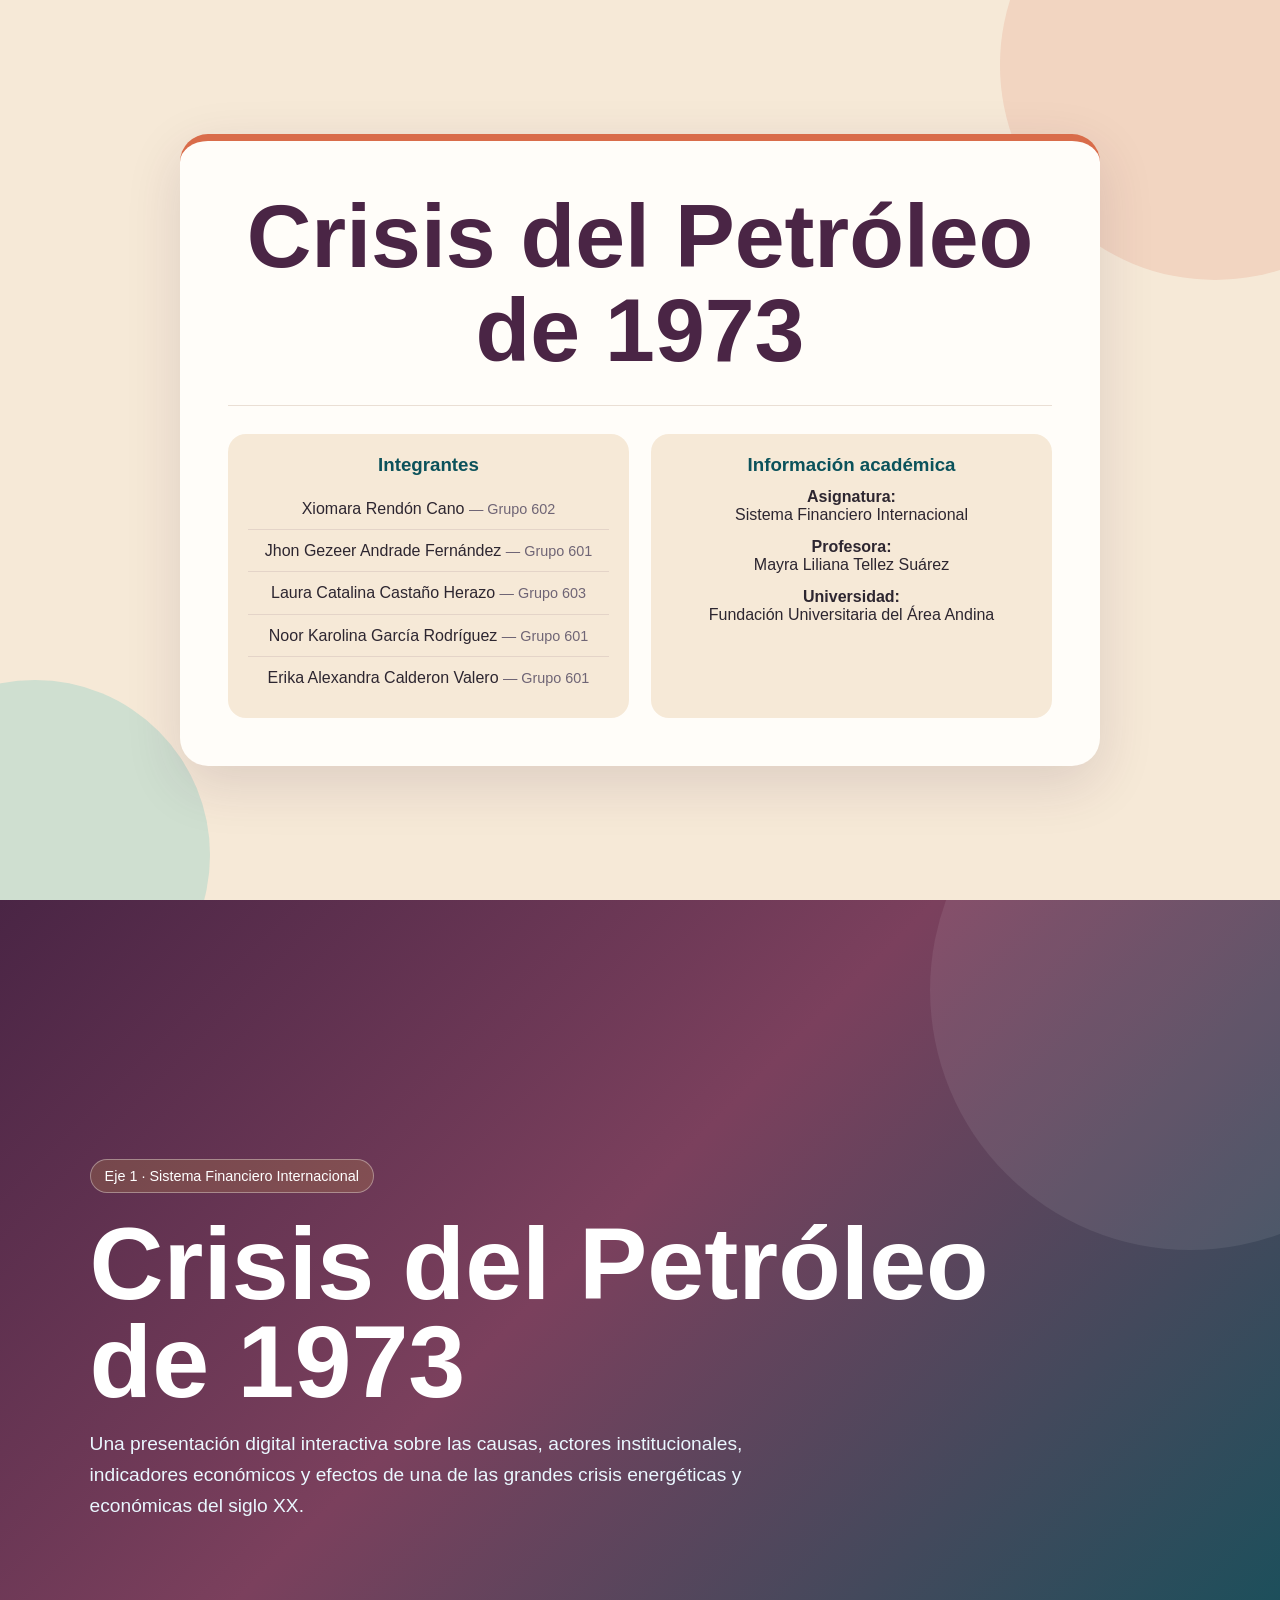
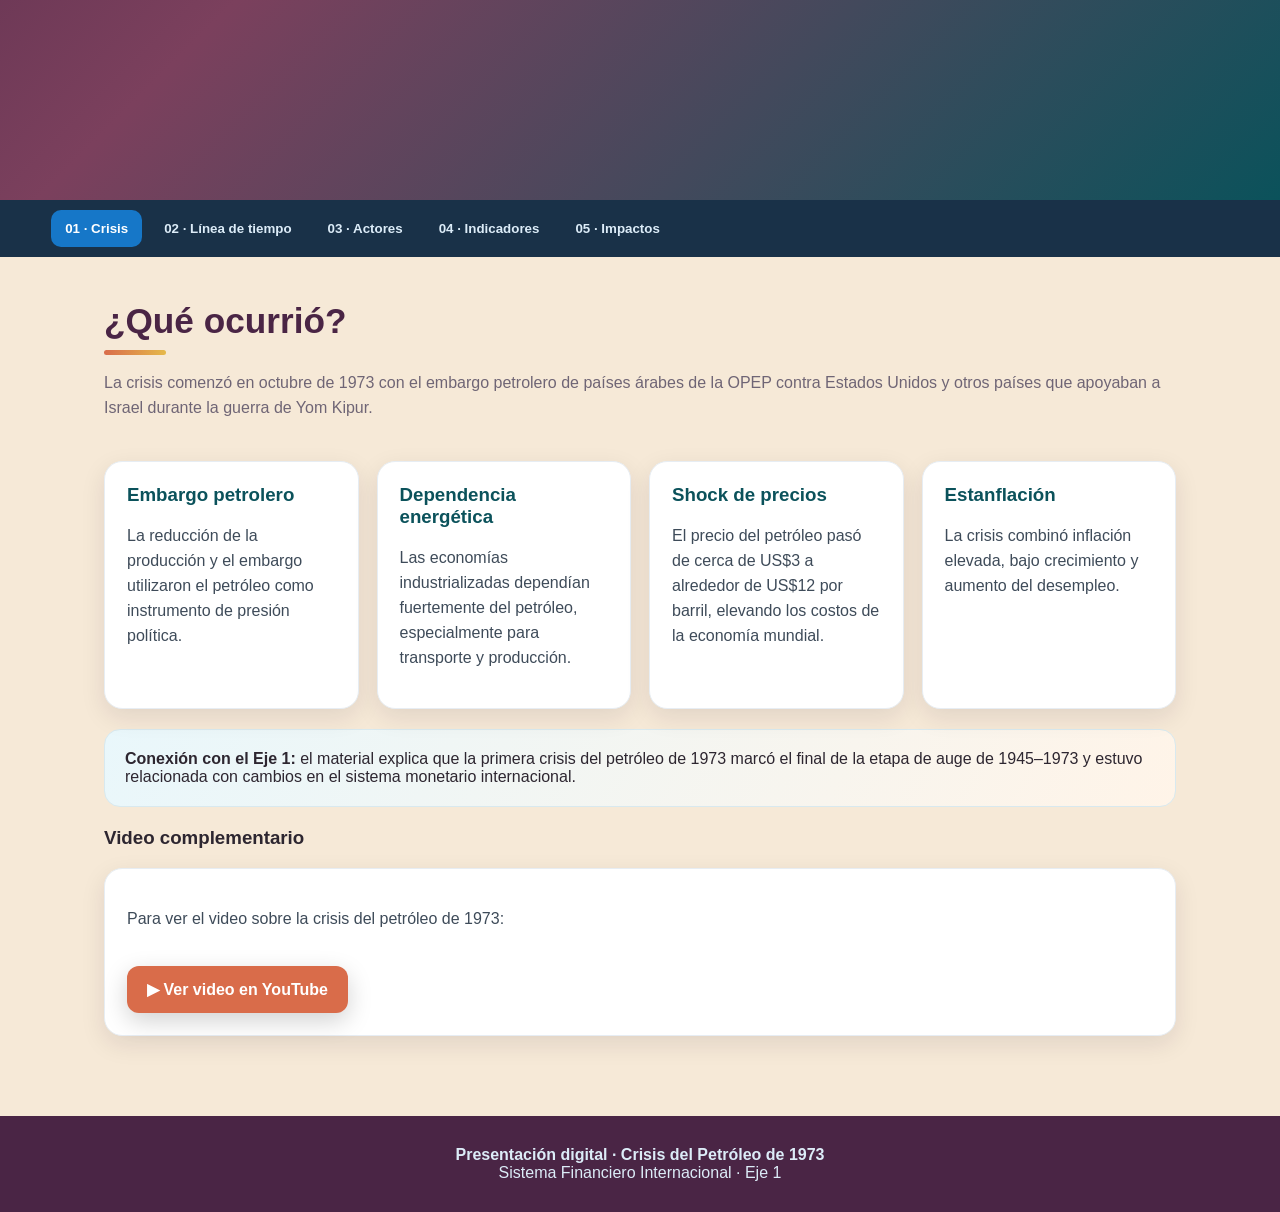
<file: front/index.html>
<!DOCTYPE html>
<html lang="es">
<head>
<meta charset="UTF-8">
<meta name="viewport" content="width=device-width, initial-scale=1.0, viewport-fit=cover">
<title>Crisis del Petróleo de 1973 | Sistema Financiero Internacional</title>
<style>
:root{
  --navy:#4A2545; --blue:#0B525B; --cyan:#06A6A6; --orange:#D96C4A;
  --cream:#F6E9D7; --ink:#2D2630; --muted:#6F6575; --white:#FFFDF9;
  --mustard:#E5B94B; --sand:#D9B77A;
}
*{box-sizing:border-box}
html{scroll-behavior:smooth;overflow-x:hidden}
body{margin:0;font-family:Inter,Segoe UI,Arial,sans-serif;background:var(--cream);color:var(--ink);overflow-x:hidden;max-width:100%}
img,iframe,video{max-width:100%}

.cover{
  min-height:100svh;
  background:var(--cream);
  display:flex;
  align-items:center;
  justify-content:center;
  padding:clamp(24px,5vw,55px) clamp(16px,5vw,7%);
  position:relative;
  overflow:hidden;
}
.cover:before,.cover:after{content:"";position:absolute;border-radius:50%;opacity:.16;pointer-events:none}
.cover:before{width:min(430px,80vw);height:min(430px,80vw);background:var(--orange);right:-150px;top:-150px}
.cover:after{width:min(350px,70vw);height:min(350px,70vw);background:var(--cyan);left:-140px;bottom:-130px}
.cover-box{
  width:min(920px,100%);
  background:var(--white);
  border-radius:clamp(18px,3vw,28px);
  padding:clamp(22px,4.5vw,48px);
  box-shadow:0 18px 55px rgba(74,37,69,.14);
  border-top:7px solid var(--orange);
  position:relative;
  z-index:1;
  text-align:center;
}
.cover-title{
  font-size:clamp(2.6rem,8.5vw,5.6rem);
  line-height:1.05;
  color:var(--navy);
  margin:0 0 8px;
  font-weight:900;
  overflow-wrap:anywhere;
}
.cover-divider{height:1px;background:#eadfd5;margin:clamp(18px,3vw,28px) 0}
.cover-info{
  display:grid;
  grid-template-columns:repeat(2,minmax(0,1fr));
  gap:22px;
  text-align:center;
}
.cover-block{width:100%;background:var(--cream);border-radius:18px;padding:clamp(16px,3vw,20px);text-align:center;min-width:0}
.cover-block h3{margin:0 0 12px;color:var(--blue)}
.cover-block p{margin:0 0 14px}
.cover-block p:last-child{margin-bottom:0}
.members{list-style:none;padding:0;margin:0;text-align:center}
.members li{padding:9px 0;border-bottom:1px solid rgba(74,37,69,.10);line-height:1.45;overflow-wrap:anywhere}
.members li:last-child{border-bottom:0}
.empty-name{color:#9a8e98;font-style:italic}

.hero{
  min-height:100svh;
  background:linear-gradient(135deg,#4A2545 0%,#7B405D 43%,#0B525B 100%);
  color:white;
  display:flex;
  align-items:center;
  padding:clamp(40px,8vw,60px) clamp(18px,7%,7%);
  position:relative;
  overflow:hidden;
}
.hero:after{content:"";position:absolute;width:min(520px,90vw);height:min(520px,90vw);border-radius:50%;right:-170px;top:-170px;background:rgba(255,255,255,.08)}
.hero-content{max-width:900px;position:relative;z-index:1;width:100%}
.badge{display:inline-block;padding:8px 14px;border:1px solid rgba(255,255,255,.35);border-radius:999px;background:rgba(229,185,75,.18);font-size:clamp(.78rem,2.4vw,.9rem)}
.hero h1{font-size:clamp(2.8rem,8vw,6.4rem);line-height:.95;margin:22px 0 18px;overflow-wrap:anywhere}
.hero p{font-size:clamp(1rem,2.6vw,1.2rem);line-height:1.6;max-width:750px;color:#eaf7ff}
.cta{display:inline-block;margin-top:18px;background:var(--orange);color:white;text-decoration:none;padding:14px 20px;border-radius:12px;font-weight:700;box-shadow:0 8px 25px rgba(0,0,0,.18)}

nav{
  position:sticky;top:0;z-index:20;
  background:rgba(16,42,67,.96);
  padding:10px 4%;
  display:flex;gap:8px;
  overflow-x:auto;overflow-y:hidden;
  -webkit-overflow-scrolling:touch;
  scrollbar-width:thin;
}
nav button{border:0;background:transparent;color:#dcecf8;padding:11px 14px;border-radius:10px;cursor:pointer;white-space:nowrap;font-weight:700;flex:0 0 auto}
nav::-webkit-scrollbar{height:6px}
nav::-webkit-scrollbar-thumb{background:#4c7698;border-radius:20px}
nav button:hover,nav button.active{background:#1677c8;color:#fff}

main{max-width:1200px;margin:auto;padding:34px 5% 80px;width:100%}
.slide{display:none;animation:fade .35s ease}
.slide.active{display:block}
@keyframes fade{from{opacity:0;transform:translateY(8px)}to{opacity:1;transform:none}}
.section-head{display:flex;justify-content:space-between;gap:20px;align-items:end;margin:10px 0 24px}
h2{font-size:clamp(1.55rem,4.5vw,2.2rem);margin:0;color:var(--navy);position:relative}
h2:after{content:"";display:block;width:62px;height:5px;border-radius:5px;background:linear-gradient(90deg,var(--orange),var(--mustard));margin-top:9px}
.subtitle{color:var(--muted);line-height:1.55}
.grid{display:grid;grid-template-columns:repeat(auto-fit,minmax(min(240px,100%),1fr));gap:18px}
.card{background:white;border-radius:18px;padding:clamp(16px,3vw,22px);box-shadow:0 8px 25px rgba(36,17,47,.10);border:1px solid #e7edf3;min-width:0}
.card h3{margin-top:0;color:var(--blue)}
.card p,.card li{line-height:1.55;color:#3e4b59}
.timeline{display:grid;gap:12px;margin-top:22px}
.event{display:grid;grid-template-columns:minmax(110px,120px) minmax(0,1fr);gap:18px;align-items:start}
.year{font-weight:800;color:var(--orange);font-size:1.15rem;overflow-wrap:anywhere}
.event-body{background:white;padding:17px 20px;border-radius:14px;border-left:5px solid var(--orange);box-shadow:0 5px 18px rgba(16,42,67,.07);min-width:0}
.stat{font-size:clamp(1.5rem,4vw,2rem);font-weight:900;color:var(--navy);margin:4px 0}
.small{font-size:.9rem;color:var(--muted)}
.role{cursor:pointer}
.role:hover{transform:translateY(-2px);transition:.2s}
.chart{height:280px;display:flex;align-items:end;gap:18px;padding:20px;background:white;border-radius:18px;margin-top:18px}
.bar-wrap{flex:1;text-align:center;min-width:0}
.bar{background:linear-gradient(180deg,var(--orange),#f6b15c);border-radius:9px 9px 3px 3px;min-height:12px}
.bar-label{font-size:.8rem;color:var(--muted);margin-top:7px}
.callout{padding:clamp(14px,3vw,20px);border-radius:16px;background:linear-gradient(120deg,#e9f7fb,#fff4e8);border:1px solid #d8e9ef;margin:20px 0;overflow-wrap:anywhere}
.refs{font-size:.92rem;line-height:1.7}
.refs a{color:var(--blue);word-break:break-word}
.refs a:hover{color:var(--orange)}
footer{background:var(--navy);color:#dcecf8;padding:30px 7%;text-align:center}

@media (max-width:900px){
  .cover-info{grid-template-columns:1fr}
  .hero:after{right:-220px;top:-220px}
}

@media (max-width:650px){
  .event{grid-template-columns:1fr;gap:5px}
  .section-head{display:block}
  main{padding:25px 4% 60px}
  .grid{grid-template-columns:1fr}
  nav{padding:9px 10px}
  nav button{font-size:.82rem;padding:10px 12px}
  .chart{height:220px;gap:12px;padding:16px}
  .cover-box{border-radius:22px}
  .members li{padding:11px 0}
}

@media (max-width:420px){
  .cover-title{font-size:clamp(2.1rem,12vw,3.2rem)}
  .hero h1{font-size:clamp(2.15rem,12vw,3.4rem)}
  .cta{width:100%;text-align:center}
  .chart{height:190px}
}

.table-wrap{overflow-x:auto;margin:18px 0}
.data-table{width:100%;border-collapse:collapse;background:white;border-radius:14px;overflow:hidden;box-shadow:0 5px 18px rgba(16,42,67,.07)}
.data-table th,.data-table td{padding:12px 14px;border-bottom:1px solid #e7edf3;text-align:left;line-height:1.45}
.data-table th{background:#eef7f8;color:var(--blue);font-weight:800}
.data-table tr:last-child td{border-bottom:0}
.analysis{border-left:5px solid var(--cyan);background:#f4fbfb}
.subhead{margin:28px 0 10px;color:var(--navy);font-size:1.35rem}
.country-list{columns:2;column-gap:30px}
.country-list li{break-inside:avoid;margin-bottom:8px}
@media(max-width:650px){.country-list{columns:1}.data-table{font-size:.92rem}.data-table th,.data-table td{padding:10px}}

</style>
</head>
<body>

<section class="cover" id="portada">
  <div class="cover-box">
    <h1 class="cover-title">Crisis del Petróleo de 1973</h1>
    <div class="cover-divider"></div>

    <div class="cover-info">
      <div class="cover-block">
        <h3>Integrantes</h3>
        <ol class="members">
          <li>Xiomara Rendón Cano <span class="small">— Grupo 602</span></li>
          <li>Jhon Gezeer Andrade Fernández <span class="small">— Grupo 601</span></li>
          <li>Laura Catalina Castaño Herazo <span class="small">— Grupo 603</span></li>
          <li>Noor Karolina García Rodríguez <span class="small">— Grupo 601</span></li>
          <li>Erika Alexandra Calderon Valero <span class="small">— Grupo 601</span></li>
        </ol>
      </div>

      <div class="cover-block">
        <h3>Información académica</h3>
        <p><strong>Asignatura:</strong><br>Sistema Financiero Internacional</p>
        <p><strong>Profesora:</strong><br>Mayra Liliana Tellez Suárez</p>
        <p><strong>Universidad:</strong><br>Fundación Universitaria del Área Andina</p>
      </div>
    </div>
  </div>
</section>

<header class="hero">
  <div class="hero-content">
    <span class="badge">Eje 1 · Sistema Financiero Internacional</span>
    <h1>Crisis del Petróleo de 1973</h1>
    <p>Una presentación digital interactiva sobre las causas, actores institucionales, indicadores económicos y efectos de una de las grandes crisis energéticas y económicas del siglo XX.</p>
  </div>
</header>

<nav id="presentacion" aria-label="Temas principales">
  <button class="active" onclick="go(0)">01 · Crisis</button>
  <button onclick="go(1)">02 · Línea de tiempo</button>
  <button onclick="go(2)">03 · Actores</button>
  <button onclick="go(3)">04 · Indicadores</button>
  <button onclick="go(4)">05 · Impactos</button>
</nav>

<main>
<section class="slide active">
  <div class="section-head">
    <div>
      <h2>¿Qué ocurrió?</h2>
      <p class="subtitle">La crisis comenzó en octubre de 1973 con el embargo petrolero de países árabes de la OPEP contra Estados Unidos y otros países que apoyaban a Israel durante la guerra de Yom Kipur.</p>
    </div>
  </div>
  <div class="grid">
    <article class="card"><h3>Embargo petrolero</h3><p>La reducción de la producción y el embargo utilizaron el petróleo como instrumento de presión política.</p></article>
    <article class="card"><h3>Dependencia energética</h3><p>Las economías industrializadas dependían fuertemente del petróleo, especialmente para transporte y producción.</p></article>
    <article class="card"><h3>Shock de precios</h3><p>El precio del petróleo pasó de cerca de US$3 a alrededor de US$12 por barril, elevando los costos de la economía mundial.</p></article>
    <article class="card"><h3>Estanflación</h3><p>La crisis combinó inflación elevada, bajo crecimiento y aumento del desempleo.</p></article>
  </div>
  <div class="callout"><strong>Conexión con el Eje 1:</strong> el material explica que la primera crisis del petróleo de 1973 marcó el final de la etapa de auge de 1945–1973 y estuvo relacionada con cambios en el sistema monetario internacional.</div>
  <h3>Video complementario</h3>
  <div class="card">
    <p>Para ver el video sobre la crisis del petróleo de 1973:</p>
    <a class="cta" href="https://youtube.com/watch?v=z-ASHIg4eeE&si=Q_LQ3jYgSeDavBgZ" target="_blank" rel="noopener noreferrer">▶ Ver video en YouTube</a>
  </div>
</section>

<section class="slide">
  <div class="section-head">
    <div>
      <h2>Línea de tiempo</h2>
      <p class="subtitle">Causas → shock energético → transmisión económica → cambios institucionales.</p>
    </div>
  </div>
  <div class="timeline">
    <div class="event"><div class="year">1945–finales 60</div><div class="event-body"><b>Dependencia creciente</b><br>Occidente y Japón aumentan fuertemente su consumo de petróleo. En EE. UU. el consumo llegó a duplicarse entre 1945 y 1974.</div></div>
    <div class="event"><div class="year">15 ago. 1971</div><div class="event-body"><b>Fin del patrón oro</b><br>Estados Unidos abandona la convertibilidad del dólar en oro, poniendo fin al sistema de Bretton Woods.</div></div>
    <div class="event"><div class="year">1973</div><div class="event-body"><b>Guerra de Yom Kipur y embargo</b><br>Países árabes productores utilizan el petróleo como instrumento de presión política.</div></div>
    <div class="event"><div class="year">Sep. 1973–ene. 1974</div><div class="event-body"><b>Explosión del precio</b><br>El precio del petróleo aumenta aproximadamente tres veces en ese periodo; el precio pasó de cerca de US$3 a US$12 por barril.</div></div>
    <div class="event"><div class="year">1974–1975</div><div class="event-body"><b>Recesión internacional</b><br>La producción y el consumo se debilitan, mientras la inflación permanece elevada.</div></div>
    <div class="event"><div class="year">1974 en adelante</div><div class="event-body"><b>Nueva cooperación energética</b><br>Se crea la Agencia Internacional de Energía para coordinar políticas energéticas de los países consumidores y reducir la dependencia petrolera.</div></div>
  </div>
</section>

<section class="slide">
  <div class="section-head"><div>
    <h2>Actores e instituciones</h2>
    <p class="subtitle">Haz clic en cada tarjeta para ampliar el rol y consulta los principales países involucrados.</p>
  </div></div>
  <div class="grid">
    <article class="card role" onclick="alert('OPEP: organización clave. Sus miembros redujeron la producción y elevaron el precio del petróleo como medida de presión política.')"><h3>OPEP</h3><p>Actor central del mercado petrolero.</p></article>
    <article class="card role" onclick="alert('OAPEC y países árabes: desempeñaron un papel central en el embargo contra Estados Unidos y otros países que apoyaban a Israel.')"><h3>OAPEC</h3><p>Embargo petrolero y presión política.</p></article>
    <article class="card role" onclick="alert('Estados Unidos: uno de los principales países afectados. Enfrentó escasez de combustible, filas en gasolineras e inflación.')"><h3>Estados Unidos</h3><p>País importador afectado.</p></article>
    <article class="card role" onclick="alert('Europa Occidental y Japón: economías dependientes del petróleo importado que aplicaron medidas de ahorro y racionamiento.')"><h3>Europa Occidental y Japón</h3><p>Grandes consumidores e importadores.</p></article>
    <article class="card role" onclick="alert('Grandes petroleras internacionales: Exxon, Shell, BP y Texaco participaron en producción, distribución y comercialización; la crisis modificó su relación con los productores.')"><h3>Compañías petroleras</h3><p>Producción, distribución y comercialización.</p></article>
    <article class="card role" onclick="alert('AIE: creada en 1974 como consecuencia de la crisis para coordinar políticas energéticas de países consumidores.')"><h3>Agencia Internacional de Energía</h3><p>Coordinación energética posterior a la crisis.</p></article>
    <article class="card role" onclick="alert('Bancos internacionales: recibieron parte de los petrodólares acumulados por exportadores y canalizaron esos fondos mediante préstamos a otros países.')"><h3>Bancos internacionales</h3><p>Reciclaje de petrodólares.</p></article>
    <article class="card role" onclick="alert('ONU: estuvo vinculada al contexto político de la crisis, especialmente por la Guerra de Yom Kipur que antecedió al embargo.')"><h3>ONU</h3><p>Contexto político internacional.</p></article>
  </div>

  <h3 class="subhead">Principales países involucrados</h3>
  <div class="grid">
    <article class="card">
      <h3>Países exportadores y promotores del embargo</h3>
      <p>A través de la OAPEC y la OPEP.</p>
      <ul class="country-list">
        <li>Arabia Saudita</li><li>Kuwait</li><li>Emiratos Árabes Unidos</li><li>Catar</li>
        <li>Libia</li><li>Argelia</li><li>Egipto</li><li>Siria</li>
      </ul>
    </article>
    <article class="card">
      <h3>Países afectados directamente por el embargo</h3>
      <ul class="country-list">
        <li>Estados Unidos</li><li>Canadá</li><li>Reino Unido</li><li>Japón</li>
        <li>Países Bajos</li><li>Portugal</li><li>Sudáfrica</li><li>Rodesia (actual Zimbabue)</li>
      </ul>
    </article>
  </div>
  <div class="callout"><strong>Otras economías fuertemente afectadas:</strong> Alemania Occidental, Francia, Italia, Bélgica, España, Suecia y Suiza, debido a su dependencia energética y a las alteraciones del comercio internacional.</div>
  <div class="callout">El Eje 1 señala que el sistema financiero internacional está compuesto por bancos centrales, organizaciones supranacionales y entidades financieras, y que canaliza recursos entre ahorro e inversión.</div>
</section>
<section class="slide">
  <div class="section-head"><div>
    <h2>Indicadores económicos</h2>
    <p class="subtitle">Análisis de datos de la crisis del petróleo: inflación, tasas de interés, tipo de cambio y crecimiento económico.</p>
  </div></div>

  <div class="grid">
    <article class="card"><h3>Inflación</h3><div class="stat">↑ fuerte</div><p>La crisis petrolera provocó una fuerte aceleración de la inflación mundial debido al incremento de los costes energéticos.</p></article>
    <article class="card"><h3>Precio del petróleo</h3><div class="stat">US$2,90 → US$11,65</div><p>Entre octubre de 1973 y enero de 1974, el precio aumentó cerca de 300 %, afectando transporte, industria y producción.</p></article>
    <article class="card"><h3>Tasas de interés</h3><div class="stat">7,0% → 12,9%</div><p>En EE. UU., la tasa aproximada pasó de 7,0 % en 1973 a un pico de 12,9 % en julio de 1974.</p></article>
    <article class="card"><h3>Crecimiento económico</h3><div class="stat">1974–1975</div><p>La mayoría de las economías desarrolladas entró en recesión después del embargo petrolero.</p></article>
  </div>

  <h3 class="subhead">1. Inflación</h3>
  <div class="card">
    <p>La crisis petrolera provocó una fuerte aceleración de la inflación mundial debido al incremento de los costes energéticos. El petróleo pasó de aproximadamente <strong>US$2,90 por barril a US$11,65 por barril entre octubre de 1973 y enero de 1974</strong>, lo que representó una subida cercana al 300 %. Este aumento afectó directamente al transporte, la industria y la producción de bienes, trasladándose rápidamente a los precios al consumidor.</p>
  </div>
  <div class="table-wrap"><table class="data-table">
    <thead><tr><th>País</th><th>1972</th><th>1974</th></tr></thead>
    <tbody>
      <tr><td><strong>EE. UU.</strong></td><td>3,4%</td><td>11%</td></tr>
      <tr><td><strong>Reino Unido</strong></td><td>7,1%</td><td>16%</td></tr>
      <tr><td><strong>Japón</strong></td><td>4,9%</td><td>23,2%</td></tr>
      <tr><td><strong>Alemania occidental</strong></td><td>5,5%</td><td>7,0%</td></tr>
    </tbody>
  </table></div>
  <div class="card"><p>El impacto fue especialmente severo en Japón debido a su gran dependencia del petróleo importado. La combinación de alta inflación y bajo crecimiento económico dio origen al fenómeno conocido como <strong>estanflación</strong>, que desafió las políticas económicas tradicionales.</p></div>
  <div class="callout analysis"><strong>Análisis:</strong> La inflación causada por la crisis de 1973 demostró que los shocks de oferta pueden afectar gravemente la estabilidad económica mundial. Los bancos centrales descubrieron que combatir la inflación mediante políticas monetarias restrictivas podía agravar simultáneamente la desaceleración económica.</div>

  <h3 class="subhead">2. Tasa de interés</h3>
  <div class="card"><p>Ante el aumento de la inflación, los bancos centrales comenzaron a endurecer sus políticas monetarias para contener el crecimiento de los precios.</p></div>
  <div class="table-wrap"><table class="data-table">
    <thead><tr><th>EE. UU. — Año</th><th>Tasa de interés aproximada</th></tr></thead>
    <tbody>
      <tr><td><strong>1973</strong></td><td>7,0%</td></tr>
      <tr><td><strong>1974</strong></td><td>9,7%</td></tr>
      <tr><td><strong>Julio 1974 (pico)</strong></td><td>12,9%</td></tr>
    </tbody>
  </table></div>
  <div class="card">
    <p>La Reserva Federal aumentó progresivamente los tipos de interés para controlar la inflación. Sin embargo, esto encareció el crédito, redujo la inversión empresarial y contribuyó a la recesión económica.</p>
    <h3>Consecuencias financieras</h3>
    <ul><li>Disminución de la inversión privada.</li><li>Menor acceso al crédito.</li><li>Aumento del coste de financiación para gobiernos y empresas.</li><li>Incremento de la deuda externa para muchos países en desarrollo.</li></ul>
    <h3>Relación con América Latina</h3>
    <p>Los bancos internacionales utilizaron los petrodólares depositados por los países exportadores para conceder préstamos masivos a economías latinoamericanas. Cuando las tasas de interés continuaron aumentando en la segunda mitad de los años setenta y principios de los ochenta, muchos países tuvieron dificultades para pagar sus obligaciones, contribuyendo a la crisis de deuda latinoamericana.</p>
  </div>
  <div class="callout analysis"><strong>Análisis:</strong> La subida de las tasas de interés demuestra cómo una crisis energética puede transformarse en una crisis financiera global. El petróleo elevó la inflación y la respuesta de los bancos centrales terminó afectando la inversión, el empleo y la estabilidad financiera internacional.</div>

  <h3 class="subhead">3. Tipo de cambio</h3>
  <div class="card">
    <h3>Relación entre Bretton Woods y la crisis</h3>
    <p>En agosto de 1971, el presidente Richard Nixon suspendió la convertibilidad del dólar en oro, lo que provocó el colapso del sistema de tipos de cambio fijos de Bretton Woods. En 1973 los principales países comenzaron a adoptar tipos de cambio flotantes.</p>
    <h3>Efectos sobre la crisis petrolera</h3>
    <ul><li>El petróleo seguía cotizándose en dólares.</li><li>La devaluación del dólar reducía los ingresos reales de los exportadores.</li><li>Los países de la OPEP presionaron para elevar los precios del crudo y compensar la pérdida de valor del dólar.</li><li>Aumentó la volatilidad de los mercados cambiarios internacionales.</li></ul>
    <p>La propia Federal Reserve History reconoce que la depreciación del dólar fue un factor importante que incentivó los aumentos de precios aplicados por la OPEP.</p>
  </div>
  <div class="callout analysis"><strong>Análisis:</strong> La crisis de 1973 no fue únicamente una crisis energética. También representó una transición hacia el sistema monetario internacional moderno basado en tipos de cambio flexibles. La interacción entre petróleo, dólar y mercados financieros mostró que las materias primas estratégicas pueden tener un enorme impacto sobre las monedas y los flujos financieros globales.</div>

  <h3 class="subhead">4. Crecimiento económico</h3>
  <div class="card"><p>Antes de la crisis, los países industrializados experimentaban fuertes tasas de crecimiento. Sin embargo, tras el embargo petrolero, la mayoría de las economías desarrolladas entró en recesión.</p></div>
  <div class="table-wrap"><table class="data-table">
    <thead><tr><th>País</th><th>1973</th><th>1975</th></tr></thead>
    <tbody>
      <tr><td><strong>EE. UU.</strong></td><td>5,6%</td><td>-0,2%</td></tr>
      <tr><td><strong>Alemania Occidental</strong></td><td>5,3%</td><td>-1,0%</td></tr>
      <tr><td><strong>Japón</strong></td><td>8,0%</td><td>-1,2%</td></tr>
      <tr><td><strong>Reino Unido</strong></td><td>5,0%</td><td>-1,5%</td></tr>
    </tbody>
  </table></div>
  <div class="card">
    <p>La actividad económica disminuyó significativamente debido al incremento de los costes energéticos, la caída del consumo y la reducción de la inversión.</p>
    <h3>Impacto mundial</h3>
    <ul><li>Recesión internacional entre 1974 y 1975.</li><li>Aumento del desempleo.</li><li>Disminución de la producción industrial.</li><li>Menor crecimiento a largo plazo.</li></ul>
    <p>Los países más afectados fueron aquellos altamente dependientes del petróleo importado, como Japón, Estados Unidos y la mayoría de los países de Europa Occidental.</p>
  </div>

  <div class="chart" aria-label="Representación visual del aumento del precio del petróleo">
    <div class="bar-wrap"><div class="bar" style="height:55px"></div><div class="bar-label">Oct. 1973<br>≈ US$2,90</div></div>
    <div class="bar-wrap"><div class="bar" style="height:220px"></div><div class="bar-label">Ene. 1974<br>≈ US$11,65</div></div>
  </div>
  <div class="callout"><strong>Lectura general:</strong> los indicadores muestran cómo un shock energético se transmitió desde el precio del petróleo hacia la inflación, las tasas de interés, los mercados cambiarios, la inversión, el empleo y el crecimiento económico.</div>
</section>
<section class="slide">
  <div class="section-head"><div>
    <h2>Impactos y consecuencias</h2>
    <p class="subtitle">La crisis energética se convirtió en un fenómeno comercial, financiero y macroeconómico.</p>
  </div></div>
  <div class="grid">
    <article class="card"><h3>Comercio internacional</h3><ul><li>Mayor costo de las importaciones de petróleo.</li><li>Aumento de costos de transporte y producción.</li><li>Incremento de precios de mercancías.</li><li>Déficits comerciales en países importadores.</li></ul></article>
    <article class="card"><h3>Sistema financiero</h3><ul><li>Acumulación de petrodólares en países exportadores.</li><li>Depósitos en bancos de EE. UU. y Europa.</li><li>Expansión del crédito a países en desarrollo.</li><li>Mayor endeudamiento externo.</li></ul></article>
    <article class="card"><h3>Consecuencias económicas</h3><ul><li>Inflación elevada.</li><li>Recesión 1974–1975.</li><li>Estanflación.</li><li>Aumento del desempleo.</li><li>Déficits de balanza de pagos.</li></ul></article>
    <article class="card"><h3>Efectos posteriores</h3><ul><li>Mayor búsqueda de eficiencia energética.</li><li>Desarrollo de fuentes alternativas.</li><li>Crecimiento de la deuda de países en desarrollo.</li><li>Contribución a problemas de deuda de los años 80.</li></ul></article>
  </div>

  <h3 class="subhead">Conclusión general</h3>
  <div class="card">
    <p>La crisis del petróleo de 1973 constituyó uno de los acontecimientos más importantes en la evolución del sistema financiero internacional contemporáneo. Aunque se originó por motivos geopolíticos vinculados a la Guerra de Yom Kipur, sus efectos trascendieron el ámbito energético y transformaron profundamente la economía mundial.</p>
    <p>El incremento de los precios del petróleo provocó fuertes presiones inflacionarias, redujo el crecimiento económico, elevó las tasas de interés y evidenció la vulnerabilidad de los países dependientes de las importaciones energéticas.</p>
    <p>Además, la acumulación de petrodólares y su posterior reciclaje mediante los bancos internacionales modificó los flujos financieros globales y contribuyó indirectamente a la crisis de deuda de América Latina durante los años ochenta.</p>
    <p>La crisis también consolidó el sistema de tipos de cambio flexibles surgido tras la caída de Bretton Woods, convirtiéndose en un punto de inflexión para el funcionamiento del sistema financiero internacional moderno.</p>
  </div>
  <div class="callout"><strong>Idea clave:</strong> la crisis mostró la interdependencia entre energía, comercio, monedas y finanzas internacionales. Un shock originado en el mercado petrolero pudo transmitirse rápidamente a la inflación, el crédito, la producción y la deuda internacional.</div>

  <div class="card refs">
    <h3>Referencias</h3>
    <p>Fondo Monetario Internacional. (2022). <i>El FMI: datos básicos</i>.</p>
    <p>Ospina Pava, J. (2022). <i>Sistema financiero internacional: Eje 1 – Conceptualicemos</i>. Fundación Universitaria del Área Andina.</p>
    <p>Historia del Departamento de Estado de Estados Unidos. (s. f.). <i>Oil Embargo, 1973–1974</i>.</p>
    <p>Material de investigación del equipo. (s. f.). <i>Crisis del petróleo de 1973</i>.</p>
    <p>Wikipedia. (s. f.). <i>Crisis del petróleo de 1973</i>. <a href="https://es.wikipedia.org/wiki/Crisis_del_petr%C3%B3leo_de_1973" target="_blank" rel="noopener noreferrer">https://es.wikipedia.org/wiki/Crisis_del_petr%C3%B3leo_de_1973</a></p>
    <p>Office of the Historian, U.S. Department of State. (s. f.). <i>Oil Embargo, 1973–1974</i>. <a href="https://history.state.gov/milestones/1969-1976/oil-embargo" target="_blank" rel="noopener noreferrer">https://history.state.gov/milestones/1969-1976/oil-embargo</a></p>
    <p>Banco Central Europeo. (2000). <i>Lessons to be drawn from the oil price shocks of the 1970s and early 1980s</i>. <a href="https://www.ecb.europa.eu/pub/pdf/other/mb200011_focus02.en.pdf" target="_blank" rel="noopener noreferrer">https://www.ecb.europa.eu/pub/pdf/other/mb200011_focus02.en.pdf</a></p>
    <p>Eco3min. (s. f.). <i>El Choque del Petróleo de 1973: el cambio hacia la estanflación</i>. <a href="https://eco3min.fr/en/macro-financial-regimes/crisis-hub/1973-oil-shock/" target="_blank" rel="noopener noreferrer">https://eco3min.fr/en/macro-financial-regimes/crisis-hub/1973-oil-shock/</a></p>
    <p>Owen Analytics. (2026). <i>Crisis del petróleo de 1973-74 – Verificación de hechos: impactos en la inflación, tipos de interés, acciones, divisas, oro. ¿Entonces-v-Ahora?</i>. <a href="https://www.owenanalytics.com.au/2026apr06-1973-4-oil-crisis" target="_blank" rel="noopener noreferrer">https://www.owenanalytics.com.au/2026apr06-1973-4-oil-crisis</a></p>
    <p>Starke, P., Kaasch, A. y van Hooren, F. (2013). <i>Los choques petroleros de 1973 y 1979: el keynesianismo y más allá</i>. Springer Nature. <a href="https://link.springer.com/chapter/10.1057/9781137314840_4" target="_blank" rel="noopener noreferrer">https://link.springer.com/chapter/10.1057/9781137314840_4</a></p>
    <p>Federal Reserve History. (s. f.). <i>Choque del petróleo de 1973-74</i>. <a href="https://www.federalreservehistory.org/essays/oil-shock-of-1973-74" target="_blank" rel="noopener noreferrer">https://www.federalreservehistory.org/essays/oil-shock-of-1973-74</a></p>
  </div>

    <div class="callout" style="margin-top:14px">
      <strong>Nota:</strong> Se utilizó IA con el fin de encontrar información en el navegador, además se utilizó para encontrar fragilidad e información deficiente y qué puntos o temas debíamos mejorar. Se utilizó para corregir errores ortográficos.
    </div>
</section>
</main>

<footer>
  <strong>Presentación digital · Crisis del Petróleo de 1973</strong><br>
  Sistema Financiero Internacional · Eje 1
</footer>

<script>
function go(n){
  const slides=document.querySelectorAll('.slide');
  const buttons=document.querySelectorAll('nav button');
  slides.forEach((s,i)=>s.classList.toggle('active',i===n));
  buttons.forEach((b,i)=>b.classList.toggle('active',i===n));
  document.getElementById('presentacion').scrollIntoView({behavior:'smooth',block:'start'});
}
</script>
</body>
</html>
</file>
